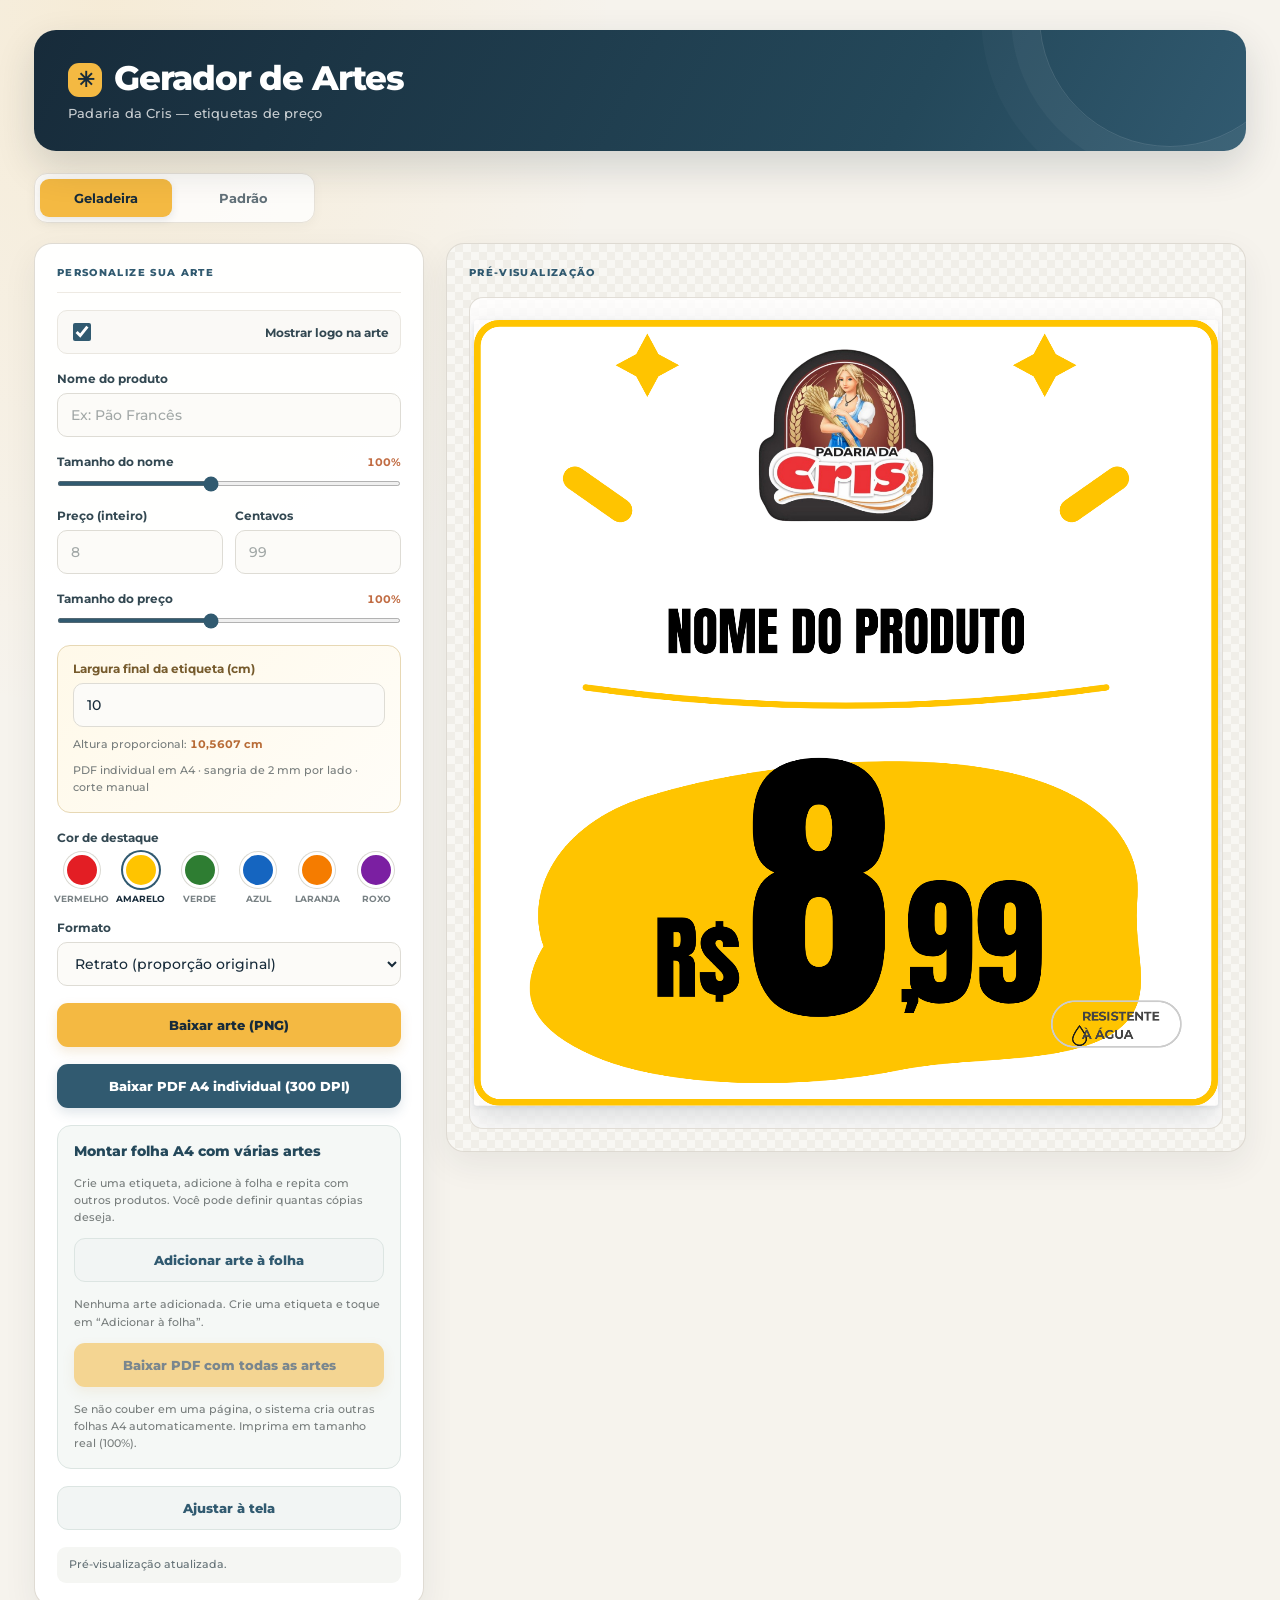
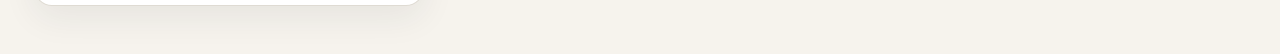
<file: index.html>
<!DOCTYPE html>
<html lang="pt-BR">
<head>
<meta charset="UTF-8">
<meta name="viewport" content="width=device-width, initial-scale=1.0">
<meta name="theme-color" content="#f4f4f5">
<meta name="description" content="Crie e baixe etiquetas de preço da Padaria da Cris em PNG.">
<title>Gerador de Artes — Padaria da Cris</title>
<link rel="stylesheet" href="css/styles.css">
</head>
<body>

<div class="app">

  <header class="app-header">
    <h1>Gerador de Artes</h1>
    <p>Padaria da Cris — etiquetas de preço</p>
  </header>

  <div class="tabs" id="tabs" role="group" aria-label="Modelo da etiqueta">
    <button type="button" class="tab active" data-model="geladeira" aria-pressed="true">Geladeira</button>
    <button type="button" class="tab" data-model="padrao" aria-pressed="false">Padrão</button>
  </div>

  <div class="workspace">


    <form id="form" class="panel-form" onsubmit="return false;">

      <!-- Controle global do logo, dentro do painel para respeitar o layout em colunas. -->
      <div class="field logo-toggle">
        <label class="checkbox-label" for="mostrarLogo">
          <input type="checkbox" id="mostrarLogo" checked>
          Mostrar logo na arte
        </label>
      </div>

      <div class="field">
        <label for="nomeProduto">Nome do produto</label>
        <input type="text" id="nomeProduto" placeholder="Ex: Pão Francês" maxlength="40" autocomplete="off">
      </div>

      <div class="field">
        <label for="escalaNome">
          Tamanho do nome
          <span class="field-value" id="escalaNomeValue">100%</span>
        </label>
        <input type="range" id="escalaNome" min="60" max="150" step="5" value="100">
      </div>

      <div class="field only-padrao">
        <label for="versaoPadrao">Versão da etiqueta Padrão</label>
        <select id="versaoPadrao">
          <option value="1" selected>Padrão V1 — original</option>
          <option value="2">Padrão V2 — comercial</option>
        </select>
        <p class="print-size-hint">A V1 continua disponível. A V2 usa os mesmos dados em uma nova composição visual.</p>
      </div>

      <div class="field only-padrao">
        <label for="categoria">Categoria (tag pequena)</label>
        <input type="text" id="categoria" placeholder="Ex: PADARIA" maxlength="20" autocomplete="off">
      </div>

      <div class="field-row">
        <div class="field">
          <label for="precoInteiro">Preço (inteiro)</label>
          <input type="number" id="precoInteiro" placeholder="8" min="0" step="1" inputmode="numeric">
        </div>
        <div class="field">
          <label for="precoCentavos">Centavos</label>
          <input type="number" id="precoCentavos" placeholder="99" min="0" max="99" step="1" inputmode="numeric">
        </div>
      </div>

      <div class="field">
        <label for="escalaPreco">
          Tamanho do preço
          <span class="field-value" id="escalaPrecoValue">100%</span>
        </label>
        <input type="range" id="escalaPreco" min="60" max="150" step="5" value="100">
      </div>

      <div class="field print-size-field">
        <label for="larguraImpressao">Largura final da etiqueta (cm)</label>
        <input type="text" id="larguraImpressao" value="10" inputmode="decimal" maxlength="12" autocomplete="off" spellcheck="false">
        <p class="print-size-hint">Altura proporcional: <strong id="alturaImpressao">—</strong></p>
        <p class="print-size-hint">PDF individual em A4 · sangria de 2 mm por lado · corte manual</p>
      </div>

      <div class="field">
        <label>Cor de destaque</label>
        <div class="color-swatches" id="corDestaque" role="group" aria-label="Cores disponíveis"></div>
      </div>

      <div class="field only-geladeira">
        <label for="orientacaoGeladeira">Formato</label>
        <select id="orientacaoGeladeira">
          <option value="portrait" selected>Retrato (proporção original)</option>
          <option value="landscape">Paisagem (proporção original)</option>
        </select>
      </div>

      <div class="field only-padrao">
        <label class="checkbox-label">
          <input type="checkbox" id="mostrarOferta" checked>
          Mostrar selo "OFERTA"
        </label>
      </div>

      <div class="field only-padrao">
        <label for="infoExtra">Informação extra (peso/litragem)</label>
        <input type="text" id="infoExtra" placeholder="Ex: 500g" maxlength="30" autocomplete="off">
      </div>

      <!-- Espaço da imagem: foto, selo promocional ou área vazia. -->
      <div class="field only-padrao">
        <label>Espaço da imagem</label>
        <div class="segmented" id="estadoImagemSeletor" role="group" aria-label="Conteúdo do espaço da imagem">
          <button type="button" class="segmented-btn" data-estado="foto" aria-pressed="false">Foto</button>
          <button type="button" class="segmented-btn" data-estado="promocao" aria-pressed="false">Selo "Promoção"</button>
          <button type="button" class="segmented-btn active" data-estado="nenhum" aria-pressed="true">Nenhum</button>
        </div>
      </div>

      <div class="field only-padrao" id="uploadFotoField" style="display:none;">
        <label>Foto do produto</label>
        <div class="upload-avatar" id="uploadAvatar">
          <div class="upload-avatar-preview" id="uploadAvatarPreview" role="button" tabindex="0" aria-label="Escolher foto do produto">
            <span class="upload-icon" aria-hidden="true">📷</span>
          </div>
          <button type="button" class="upload-avatar-remove" id="btnRemoverImagem" title="Remover foto" aria-label="Remover foto">×</button>
        </div>
        <span class="upload-hint">Toque na miniatura para escolher ou trocar (máximo 8 MB).</span>
        <input type="file" id="imagemProduto" accept="image/jpeg,image/png,image/webp,image/gif" class="visually-hidden">
      </div>

      <div class="field only-padrao">
        <label for="escalaImagem">
          Tamanho da imagem/selo
          <span class="field-value" id="escalaImagemValue">100%</span>
        </label>
        <input type="range" id="escalaImagem" min="60" max="160" step="5" value="100">
      </div>

      <button type="button" id="btnBaixar" class="btn-primary">Baixar arte (PNG)</button>
      <button type="button" id="btnBaixarPdf" class="btn-primary">Baixar PDF A4 individual (300 DPI)</button>

      <section class="print-queue" aria-labelledby="tituloFilaArtes">
        <h2 id="tituloFilaArtes">Montar folha A4 com várias artes</h2>
        <p class="print-size-hint">Crie uma etiqueta, adicione à folha e repita com outros produtos. Você pode definir quantas cópias deseja.</p>
        <button type="button" id="btnAdicionarFolha" class="btn-secondary">Adicionar arte à folha</button>
        <div id="listaArtesFolha" class="print-queue-list" aria-live="polite"></div>
        <button type="button" id="btnBaixarFolha" class="btn-primary" disabled>Baixar PDF com todas as artes</button>
        <p class="print-size-hint">Se não couber em uma página, o sistema cria outras folhas A4 automaticamente. Imprima em tamanho real (100%).</p>
      </section>
      <button type="button" id="btnAjustarTela" class="btn-secondary">Ajustar à tela</button>
      <p id="appStatus" class="app-status" role="status" aria-live="polite">Preparando a pré-visualização...</p>

    </form>

    <div class="panel-preview">
      <div class="preview-scroll">
        <div class="preview-scale" id="previewScale">
          <canvas id="artCanvas" role="img" aria-label="Pré-visualização da etiqueta de preço"></canvas>
        </div>
      </div>
    </div>

  </div>

</div>

<script src="js/engine.js"></script>
<script src="js/pdf-export.js"></script>
<script src="js/app.js"></script>
</body>
</html>
</file>
<file: css/styles.css>
/* ==========================================================
   FONTES LOCAIS (self-hosted — evita CORS ao exportar a imagem)
========================================================== */
@font-face{
  font-family: 'Anton';
  src: url('../assets/fonts/anton-latin-400-normal.woff2') format('woff2');
  font-weight: 400;
  font-style: normal;
  font-display: swap;
}
@font-face{
  font-family: 'Montserrat';
  src: url('../assets/fonts/montserrat-latin-500-normal.woff2') format('woff2');
  font-weight: 500;
  font-style: normal;
  font-display: swap;
}
@font-face{
  font-family: 'Montserrat';
  src: url('../assets/fonts/montserrat-latin-600-normal.woff2') format('woff2');
  font-weight: 600;
  font-style: normal;
  font-display: swap;
}
@font-face{
  font-family: 'Montserrat';
  src: url('../assets/fonts/montserrat-latin-700-normal.woff2') format('woff2');
  font-weight: 700;
  font-style: normal;
  font-display: swap;
}
@font-face{
  font-family: 'Montserrat';
  src: url('../assets/fonts/montserrat-latin-800-normal.woff2') format('woff2');
  font-weight: 800;
  font-style: normal;
  font-display: swap;
}

/* ==========================================================
   DESIGN TOKENS
========================================================== */
:root{
  --vermelho: #E31E24;
  --amarelo: #FFC400;
  --verde: #2E7D32;
  --azul: #1565C0;
  --laranja: #F57C00;
  --roxo: #7B1FA2;
  --preto: #000000;
  --branco: #FFFFFF;
  --cinza-borda: #d8d8d8;
  --cinza-fundo: #f4f4f5;
  --font-title: 'Anton', sans-serif;
  --font-body: 'Montserrat', sans-serif;
}

*{ box-sizing: border-box; }

body{
  margin: 0;
  font-family: var(--font-body);
  background: var(--cinza-fundo);
  color: #1a1a1a;
}

button, input, select{ font: inherit; }

button:focus-visible, input:focus-visible, select:focus-visible,
.upload-avatar-preview:focus-visible{
  outline: 3px solid #1565C0;
  outline-offset: 3px;
}

.app{
  max-width: 1200px;
  margin: 0 auto;
  padding: 16px;
}

.app-header h1{ font-size: 22px; margin: 0 0 2px; }
.app-header p{ margin: 0 0 16px; color: #666; font-size: 14px; }

/* Abas dos dois modelos */
.tabs{ display: flex; gap: 8px; margin-bottom: 16px; }
.tab{
  flex: 1;
  padding: 12px;
  border: 2px solid var(--preto);
  background: var(--branco);
  border-radius: 10px;
  font-weight: 700;
  font-size: 14px;
  cursor: pointer;
}
.tab.active{ background: var(--preto); color: var(--branco); }

/* Área de trabalho: formulário e prévia */
.workspace{ display: flex; flex-direction: column; gap: 20px; }
@media(min-width: 900px){
  .workspace{ flex-direction: row; align-items: flex-start; }
  .panel-form{ width: 340px; flex-shrink: 0; }
  .panel-preview{ flex: 1; min-width: 0; }
}

/* Campos */
.panel-form{
  background: var(--branco);
  border-radius: 12px;
  padding: 16px;
  border: 1px solid var(--cinza-borda);
  display: flex;
  flex-direction: column;
  gap: 12px;
}
.field{ display: flex; flex-direction: column; gap: 4px; }
.field-row{ display: flex; gap: 10px; }
.field-row .field{ flex: 1; min-width: 0; }
.field label{ font-size: 13px; font-weight: 600; }
.field input[type="text"], .field input[type="number"], .field select,
.field input[type="file"]{
  padding: 10px;
  border: 1px solid var(--cinza-borda);
  border-radius: 8px;
  font-size: 15px;
  font-family: var(--font-body);
  width: 100%;
  min-width: 0;
}
.checkbox-label{ display: flex; align-items: center; gap: 8px; font-weight: 600; font-size: 14px; }
.checkbox-label input{ width: 18px; height: 18px; }

/* Sliders de escala */
.field label{ display: flex; align-items: center; justify-content: space-between; gap: 8px; }
.field-value{ font-size: 12px; font-weight: 700; color: var(--vermelho); font-variant-numeric: tabular-nums; }
.print-size-field{
  padding: 12px;
  border: 1px solid var(--cinza-borda);
  border-radius: 10px;
  background: #fafafa;
}
.print-size-hint{
  margin: 2px 0 0;
  color: #666;
  font-size: 11px;
  line-height: 1.45;
}
.print-size-hint strong{
  color: var(--vermelho);
  font-variant-numeric: tabular-nums;
}
.field input[type="range"]{ width: 100%; height: 4px; accent-color: var(--preto); cursor: pointer; }

.btn-primary, .btn-secondary, .btn-link{
  border: none;
  border-radius: 8px;
  padding: 13px;
  font-weight: 700;
  font-size: 15px;
  cursor: pointer;
  font-family: var(--font-body);
}
.btn-primary{ background: var(--preto); color: var(--branco); }
.btn-secondary{ background: var(--cinza-fundo); border: 1px solid var(--cinza-borda); }
.btn-primary:disabled, .btn-secondary:disabled{ opacity: .6; cursor: wait; }
.btn-primary:hover:not(:disabled){ background: #292929; }
.btn-secondary:hover:not(:disabled){ background: #e9e9eb; }
.btn-link{
  background: none;
  color: var(--vermelho);
  text-decoration: underline;
  padding: 4px 0;
  font-size: 13px;
  align-self: flex-start;
}

/* Mensagem de estado: informa carregamento, sucesso ou erro */
.app-status{
  min-height: 18px;
  margin: 0;
  color: #555;
  font-size: 12px;
  line-height: 1.45;
}
.app-status[data-status="success"]{ color: #216e39; }
.app-status[data-status="error"]{ color: #b42318; }

/* Seleção de cores */
.color-swatches{ display: grid; grid-template-columns: repeat(6, minmax(0, 1fr)); gap: 6px; }
.swatch{
  border: none;
  background: none;
  padding: 0;
  display: flex;
  flex-direction: column;
  align-items: center;
  gap: 4px;
  cursor: pointer;
  font-family: var(--font-body);
  min-width: 0;
}
.swatch-circle{
  width: 34px;
  height: 34px;
  max-width: 100%;
  border-radius: 50%;
  border: 3px solid transparent;
  box-shadow: 0 0 0 1px var(--cinza-borda) inset;
}
.swatch.selected .swatch-circle{ border-color: var(--preto); box-shadow: 0 0 0 2px var(--branco) inset; }
.swatch-label{ font-size: 9px; font-weight: 700; text-transform: uppercase; color: #555; text-align: center; line-height: 1.1; }
.swatch.selected .swatch-label{ color: var(--preto); }

/* Seletor Foto / Selo / Nenhum */
.segmented{ display: flex; border: 2px solid var(--preto); border-radius: 10px; overflow: hidden; }
.segmented-btn{
  flex: 1;
  min-width: 0;
  padding: 9px 6px;
  border: none;
  border-right: 2px solid var(--preto);
  background: var(--branco);
  font-family: var(--font-body);
  font-weight: 700;
  font-size: 11.5px;
  line-height: 1.2;
  cursor: pointer;
  color: #1a1a1a;
}
.segmented-btn:last-child{ border-right: none; }
.segmented-btn.active{ background: var(--preto); color: var(--branco); }

/* Miniatura do upload */
.upload-avatar{ position: relative; width: 72px; height: 72px; }
.upload-avatar-preview{
  width: 100%;
  height: 100%;
  border-radius: 14px;
  border: 2px dashed var(--cinza-borda);
  background: var(--cinza-fundo);
  display: flex;
  align-items: center;
  justify-content: center;
  overflow: hidden;
  cursor: pointer;
  font-size: 24px;
}
.upload-avatar-preview img{ width: 100%; height: 100%; object-fit: cover; }
.upload-avatar.has-image .upload-avatar-preview{ border-style: solid; border-color: var(--cinza-borda); }
.upload-avatar-remove{
  display: none;
  position: absolute;
  top: -6px;
  right: -6px;
  width: 22px;
  height: 22px;
  border-radius: 50%;
  border: 2px solid var(--branco);
  background: var(--vermelho);
  color: var(--branco);
  font-size: 14px;
  line-height: 1;
  font-weight: 700;
  cursor: pointer;
  align-items: center;
  justify-content: center;
}
.upload-avatar.has-image .upload-avatar-remove{ display: flex; }
.upload-hint{ display: block; font-size: 11px; color: #777; margin-top: 4px; }
.visually-hidden{
  position: absolute;
  width: 1px;
  height: 1px;
  overflow: hidden;
  clip: rect(0,0,0,0);
  white-space: nowrap;
}

/* Os campos específicos aparecem conforme o modelo ativo */
.only-padrao, .only-geladeira{ display: none; }
body.model-padrao .only-padrao{ display: flex; }
body.model-geladeira .only-geladeira{ display: flex; }

/* Pré-visualização */
.panel-preview{
  background: var(--branco);
  border-radius: 12px;
  border: 1px solid var(--cinza-borda);
  padding: 16px;
  min-width: 0;
}
.preview-scroll{ overflow: auto; max-width: 100%; }
.preview-scale{ transform-origin: top left; width: max-content; }
#artCanvas{ display: block; max-width: none; box-shadow: 0 1px 3px rgba(0,0,0,0.08); }

@media(max-width: 420px){
  .app{ padding: 10px; }
  .panel-form, .panel-preview{ padding: 12px; }
  .color-swatches{ gap: 3px; }
  .swatch-label{ font-size: 8px; }
  .segmented-btn{ font-size: 10px; padding-inline: 3px; }
}

/* MELHORIAS FUTURAS:
   - Preferências de impressão e exportação em PDF.
   - Histórico local de etiquetas recentes, com opção explícita de limpar.
   - Testes visuais automatizados em diferentes larguras de tela.
*/


/* Fila de artes para montagem de folhas A4 */
.print-queue{
  display:flex;
  flex-direction:column;
  gap:10px;
  padding:14px;
  border:1px solid var(--cinza-borda);
  border-radius:10px;
  background:var(--branco);
}
.print-queue h2{
  margin:0;
  font-size:16px;
}
.print-queue-list{
  display:flex;
  flex-direction:column;
  gap:8px;
}
.print-queue-item{
  display:grid;
  grid-template-columns:minmax(0,1fr) auto auto;
  align-items:center;
  gap:8px;
  padding:9px;
  border:1px solid var(--cinza-borda);
  border-radius:8px;
}
.print-queue-description{
  display:flex;
  flex-direction:column;
  min-width:0;
  gap:3px;
}
.print-queue-description strong{
  overflow-wrap:anywhere;
  font-size:13px;
}
.print-queue-description small{
  color:#666;
  font-size:11px;
}
.print-queue-quantity{
  display:flex;
  flex-direction:column;
  gap:3px;
  font-size:10px;
  color:#555;
}
.print-queue-quantity input{
  width:64px;
  min-height:36px;
  padding:6px;
  border:1px solid var(--cinza-borda);
  border-radius:6px;
}
.print-queue .btn-link{
  justify-self:end;
}
@media(max-width:420px){
  .print-queue-item{grid-template-columns:minmax(0,1fr) auto; }
  .print-queue-item .btn-link{grid-column:1 / -1;}
}


/* ==========================================================
   REDESIGN 2026 — ESTÚDIO DE ARTES
   Camada visual: preserva IDs, estrutura e comportamento JS.
========================================================== */
:root{
  --vermelho:#E66B52;
  --amarelo:#F4B942;
  --verde:#39836D;
  --azul:#315A70;
  --laranja:#D98545;
  --roxo:#806A9B;
  --preto:#172B3A;
  --branco:#FFFFFF;
  --cinza-borda:#E4E1DA;
  --cinza-fundo:#F6F3ED;
  --font-title:'Montserrat',sans-serif;
  --font-body:'Montserrat',sans-serif;
  --ink:#172B3A;
  --muted:#6D777B;
  --surface:#FFFFFF;
  --accent:#F4B942;
  --shadow-soft:0 12px 34px rgba(23,43,58,.07);
}

html{scroll-behavior:smooth}
body{
  color:var(--ink);
  background:
    radial-gradient(ellipse at 8% 0%,rgba(244,185,66,.13),transparent 32rem),
    var(--cinza-fundo);
  font-family:var(--font-body);
  -webkit-font-smoothing:antialiased;
}
button,input,select{font-family:var(--font-body)}
button{transition:background .18s ease,border-color .18s ease,box-shadow .18s ease,transform .18s ease}
button:focus-visible,input:focus-visible,select:focus-visible,
.upload-avatar-preview:focus-visible{
  outline:3px solid rgba(49,90,112,.35);
  outline-offset:3px;
}
.app{max-width:1440px;padding:30px 34px 48px}
.app-header{
  position:relative;
  overflow:hidden;
  padding:30px 34px;
  margin-bottom:22px;
  color:#fff;
  border-radius:22px;
  background:linear-gradient(118deg,#172B3A 0%,#24485A 72%,#315A70 100%);
  box-shadow:0 16px 38px rgba(23,43,58,.16);
}
.app-header:after{
  content:"";
  position:absolute;
  width:260px;height:260px;
  right:-55px;top:-145px;
  border:1px solid rgba(255,255,255,.13);
  border-radius:50%;
  box-shadow:0 0 0 28px rgba(255,255,255,.035),0 0 0 58px rgba(255,255,255,.025);
  pointer-events:none;
}
.app-header h1{
  position:relative;z-index:1;
  margin:0 0 8px;
  font-size:clamp(25px,3vw,34px);
  line-height:1.1;
  font-weight:800;
  letter-spacing:-1.2px;
}
.app-header h1:before{
  content:"✳";
  display:inline-grid;
  place-items:center;
  width:34px;height:34px;
  margin-right:12px;
  color:#172B3A;
  background:var(--accent);
  border-radius:11px;
  font-size:21px;
  vertical-align:3px;
}
.app-header p{
  position:relative;z-index:1;
  margin:0;
  color:rgba(255,255,255,.76);
  font-size:13px;
  letter-spacing:.2px;
}
.tabs{
  display:inline-flex;
  gap:5px;
  padding:5px;
  margin:0 0 20px;
  border:1px solid #E6E1D8;
  border-radius:13px;
  background:rgba(255,255,255,.8);
  box-shadow:0 3px 12px rgba(23,43,58,.04);
}
.tab{
  flex:0 0 auto;
  min-width:132px;
  padding:11px 20px;
  border:0;
  border-radius:9px;
  background:transparent;
  color:#617078;
  font-size:13px;
  font-weight:700;
}
.tab:hover:not(.active){background:#F5F2EC;color:var(--ink)}
.tab.active{
  color:#172B3A;
  background:var(--accent);
  box-shadow:0 3px 8px rgba(23,43,58,.10);
}
.workspace{gap:22px}
@media(min-width:900px){
  .workspace{display:grid;grid-template-columns:minmax(330px,390px) minmax(0,1fr);align-items:start}
  .panel-form{width:auto;max-height:none}
  .panel-preview{position:sticky;top:18px;min-height:560px}
}
.panel-form,.panel-preview{
  border:1px solid rgba(220,216,207,.9);
  border-radius:18px;
  background:rgba(255,255,255,.96);
  box-shadow:var(--shadow-soft);
}
.panel-form{
  padding:22px;
  gap:17px;
}
.panel-form:before{
  content:"PERSONALIZE SUA ARTE";
  display:block;
  padding-bottom:13px;
  border-bottom:1px solid #EEEAE3;
  color:#315A70;
  font-size:10px;
  font-weight:800;
  letter-spacing:1.35px;
}
.field{gap:7px}
.field label{
  color:#334852;
  font-size:12px;
  font-weight:700;
}
.field input[type="text"],.field input[type="number"],.field select{
  min-height:44px;
  padding:11px 13px;
  border:1px solid #DEDCD5;
  border-radius:10px;
  background:#FCFBF8;
  color:#172B3A;
  font-size:14px;
  transition:border-color .18s ease,box-shadow .18s ease,background .18s ease;
}
.field input[type="text"]:hover,.field input[type="number"]:hover,.field select:hover{border-color:#B8C5C8}
.field input[type="text"]:focus,.field input[type="number"]:focus,.field select:focus{
  border-color:#315A70;
  background:#fff;
  box-shadow:0 0 0 3px rgba(49,90,112,.10);
  outline:0;
}
.field input::placeholder{color:#A2A8A7}
.field-row{gap:12px}
.checkbox-label{
  min-height:42px;
  padding:9px 11px;
  border:1px solid #EAE7E0;
  border-radius:10px;
  background:#FAF9F6;
  color:#40545D;
  font-size:12px;
}
.checkbox-label input{accent-color:#315A70}
.field-value{color:#C16C43;font-size:11px}
.field input[type="range"]{
  height:5px;
  margin:5px 0;
  accent-color:#315A70;
}
.print-size-field{
  padding:15px;
  border:1px solid #E7D8B4;
  border-radius:13px;
  background:linear-gradient(135deg,#FFF9E9,#FFFDF8);
}
.print-size-field label{color:#765B2D}
.print-size-hint{color:#777D7C;font-size:11px;line-height:1.55}
.print-size-hint strong{color:#B86B36}
.btn-primary,.btn-secondary,.btn-link{
  min-height:44px;
  border-radius:11px;
  font-size:13px;
  font-weight:800;
}
.btn-primary{
  padding:13px 16px;
  color:#172B3A;
  background:var(--accent);
  box-shadow:0 5px 12px rgba(190,139,42,.17);
}
.btn-primary:hover:not(:disabled){
  background:#F7C85F;
  box-shadow:0 7px 16px rgba(190,139,42,.23);
  transform:translateY(-1px);
}
#btnBaixarPdf{color:#fff;background:#315A70;box-shadow:0 5px 12px rgba(49,90,112,.15)}
#btnBaixarPdf:hover:not(:disabled){background:#24485A}
.btn-secondary{
  padding:12px 15px;
  color:#315A70;
  background:#F2F5F4;
  border:1px solid #DCE5E2;
}
.btn-secondary:hover:not(:disabled){background:#E8EFEC;border-color:#C6D8D1}
.btn-primary:disabled,.btn-secondary:disabled{opacity:.55;cursor:not-allowed;transform:none}
.btn-link{min-height:30px;color:#B65D49}
.app-status{
  padding:10px 12px;
  border-radius:9px;
  background:#F5F6F3;
  color:#647176;
  font-size:11px;
}
.app-status[data-status="success"]{color:#286B55;background:#EDF6F0}
.app-status[data-status="error"]{color:#A83F36;background:#FFF0ED}
.color-swatches{grid-template-columns:repeat(6,minmax(0,1fr));gap:9px}
.swatch{gap:6px}
.swatch-circle{
  width:36px;height:36px;
  border:3px solid #fff;
  box-shadow:0 0 0 1px #D9D8D1;
}
.swatch.selected .swatch-circle{
  border-color:#fff;
  box-shadow:0 0 0 2px #315A70,0 0 0 4px #fff;
}
.swatch-label{color:#788184;font-size:9px}
.swatch.selected .swatch-label{color:#172B3A}
.segmented{
  padding:4px;
  gap:4px;
  border:1px solid #E2E0D9;
  border-radius:11px;
  background:#F5F4F0;
}
.segmented-btn{
  padding:10px 6px;
  border:0!important;
  border-radius:8px;
  background:transparent;
  color:#68767A;
  font-size:11px;
}
.segmented-btn.active{color:#fff;background:#315A70}
.upload-avatar-preview{border-color:#C9D6D3;background:#F3F7F5}
.upload-avatar.has-image .upload-avatar-preview{border-color:#315A70}
.panel-preview{
  padding:22px;
  min-width:0;
  background:
    linear-gradient(45deg,#F0EEE8 25%,transparent 25%,transparent 75%,#F0EEE8 75%),
    linear-gradient(45deg,#F0EEE8 25%,transparent 25%,transparent 75%,#F0EEE8 75%),
    #F8F7F3;
  background-position:0 0,8px 8px;
  background-size:16px 16px;
}
.panel-preview:before{
  content:"PRÉ-VISUALIZAÇÃO";
  display:block;
  margin-bottom:18px;
  color:#315A70;
  font-size:10px;
  font-weight:800;
  letter-spacing:1.35px;
}
.preview-scroll{
  display:flex;
  align-items:center;
  justify-content:center;
  min-height:470px;
  padding:22px;
  border:1px solid rgba(220,216,207,.85);
  border-radius:14px;
  background:rgba(255,255,255,.76);
}
.preview-scale{margin:auto}
#artCanvas{
  border-radius:3px;
  box-shadow:0 14px 35px rgba(23,43,58,.16),0 2px 5px rgba(23,43,58,.08);
}
.print-queue{
  gap:12px;
  padding:16px;
  border:1px solid #DCE5E2;
  border-radius:14px;
  background:#F5F8F6;
}
.print-queue h2{
  color:#24485A;
  font-size:14px;
  font-weight:800;
  line-height:1.35;
}
.print-queue-item{
  padding:11px;
  border:1px solid #E2E5DF;
  border-radius:10px;
  background:#fff;
}
.print-queue-description strong{color:#263E49;font-size:12px}
.print-queue-description small,.print-queue-quantity{color:#7A8584}
.print-queue-quantity input{
  min-height:38px;
  border:1px solid #DADFD9;
  border-radius:8px;
}
@media(max-width:899px){
  .app{padding:18px 16px 34px}
  .app-header{padding:25px 23px;border-radius:18px}
  .panel-preview{position:static;min-height:0}
  .preview-scroll{min-height:320px;padding:14px}
}
@media(max-width:600px){
  .app{padding:12px 10px 26px}
  .app-header{padding:22px 18px;margin-bottom:16px}
  .app-header h1{font-size:25px}
  .app-header h1:before{width:29px;height:29px;margin-right:9px;font-size:18px}
  .app-header p{font-size:11px}
  .tabs{display:flex;width:100%;margin-bottom:14px}
  .tab{min-width:0;flex:1;padding:12px 8px;font-size:12px}
  .workspace{gap:14px}
  .panel-form,.panel-preview{padding:15px;border-radius:15px}
  .panel-form{gap:15px}
  .preview-scroll{min-height:260px;padding:10px}
  .color-swatches{gap:5px}
  .swatch-circle{width:31px;height:31px}
  .swatch-label{font-size:8px}
  .segmented-btn{font-size:10px;padding:10px 3px}
  .print-queue{padding:13px}
}
@media(prefers-reduced-motion:reduce){
  *,*:before,*:after{scroll-behavior:auto!important;transition:none!important}
}
</file>
